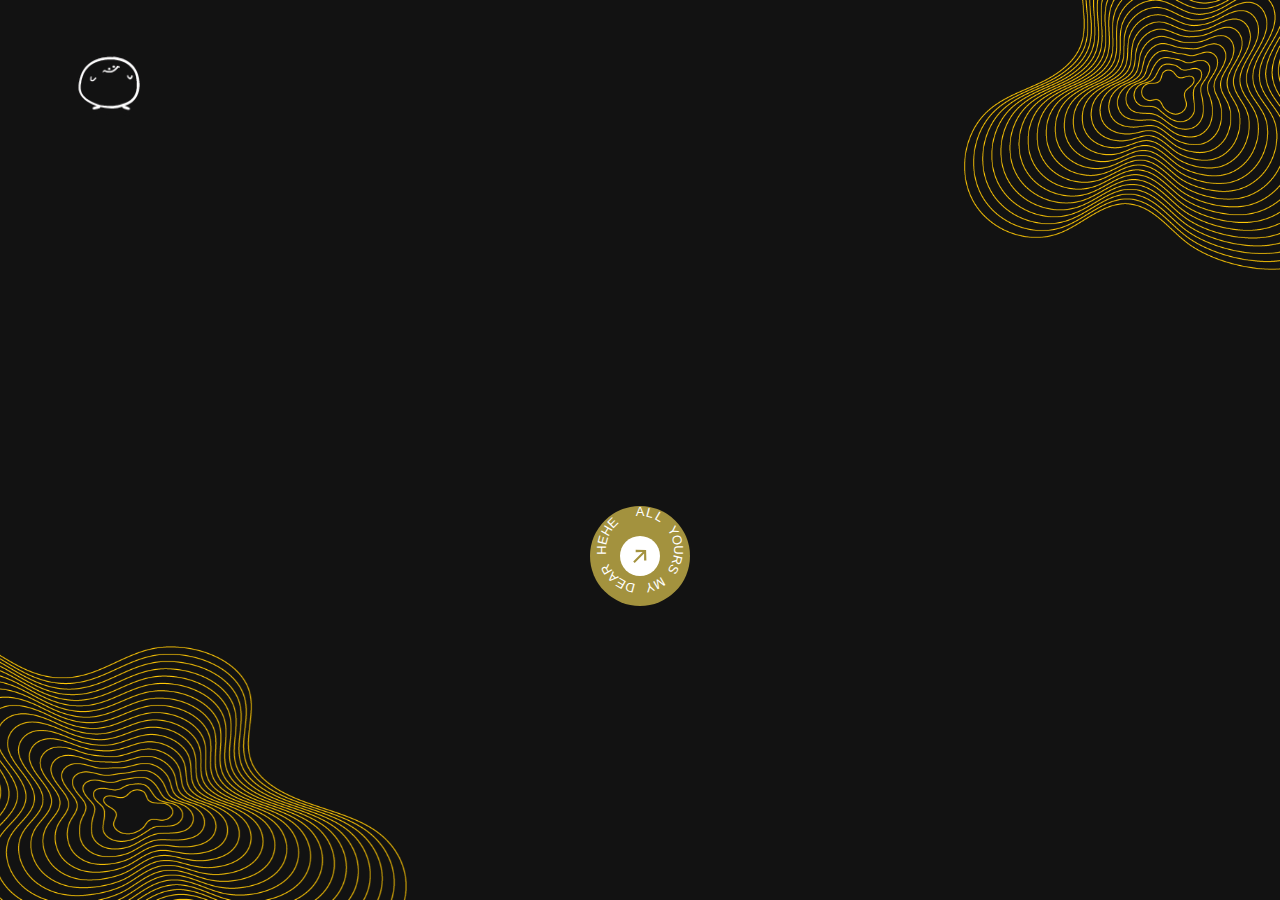
<file: index.html>
<!DOCTYPE html>
<html lang="en">
<head>
    <meta charset="UTF-8">
    <meta name="viewport" content="width=device-width, initial-scale=1.0">
    <title>How crazy can I get?</title>
    <link rel="stylesheet" href="style.css">
    <link rel="stylesheet" href="https://cdnjs.cloudflare.com/ajax/libs/font-awesome/6.0.0-beta3/css/all.min.css">
</head>
<body>
    <!--Why exactly do you need this part open huh? you kinda sus, you sure you're my flowah?-->
    <div class="intro-prompt" id="introPrompt">
        <h1>Hey There Sweetcheeks!</h1>
        <p class="desc1">Here's a little something made specially for you hehe ;)) I hope you like it babe 😭</p>
        <img class="abs1" src="72ppi/abstract1.png" />
        <img class="abs2" src="72ppi/abstract2.png" />
        <img class="me" src="72ppi/me.png" />
        <button class="button" id="startBtn">
            <p class="button__text">
                <span style="--index: 0;">A</span>
                <span style="--index: 1;">L</span>
                <span style="--index: 2;">L</span>
                <span style="--index: 3;"> </span>
                <span style="--index: 4;">Y</span>
                <span style="--index: 5;">O</span>
                <span style="--index: 6;">U</span>
                <span style="--index: 7;">R</span>
                <span style="--index: 8;">S</span>
                <span style="--index: 9;"> </span>
                <span style="--index: 10;">M</span>
                <span style="--index: 11;">Y</span>
                <span style="--index: 12;"> </span>
                <span style="--index: 13;">D</span>
                <span style="--index: 14;">E</span>
                <span style="--index: 15;">A</span>
                <span style="--index: 16;">R</span>
                <span style="--index: 17;"> </span>
                <span style="--index: 18;">H</span>
                <span style="--index: 19;">E</span>
                <span style="--index: 20;">H</span>
                <span style="--index: 21;">E</span>
            </p>

            <div class="button__circle">
                <svg viewBox="0 0 14 15"
                     fill="none"
                     xmlns="http://www.w3.org/2000/svg"
                     class="button__icon"
                     width="14">
                    <path d="M13.376 11.552l-.264-10.44-10.44-.24.024 2.28 6.96-.048L.2 12.56l1.488 1.488 9.432-9.432-.048 6.912 2.304.024z"
                          fill="currentColor"></path>
                </svg>

                <svg viewBox="0 0 14 15"
                     fill="none"
                     width="14"
                     xmlns="http://www.w3.org/2000/svg"
                     class="button__icon button__icon--copy">
                    <path d="M13.376 11.552l-.264-10.44-10.44-.24.024 2.28 6.96-.048L.2 12.56l1.488 1.488 9.432-9.432-.048 6.912 2.304.024z"
                          fill="currentColor"></path>
                </svg>
            </div>
        </button>
    </div>
    <div class="card-container" id="cardContainer">
        <div class="card active" id="card1">
            <div class="container1">
                <h2 class="head1">Here's Your 2024 Wrapped</h2>
                <p>(lemme wrap you in my arms instead)<br /><br />Swipe to see your year in love!</p>
            </div>
        </div>
        <div class="card" id="card2">
            <div class="heart-pattern" id="heartPattern">
                <h2 class="love-count-h">"I love you" texts exchanged</h2>
                <p class="love-count">10,318</p>
                <p class="desc2">and counting...</p>
            </div>
        </div>
        <div class="card" id="card3">
            <div id="stars">
                <h2 class="head2">Times You Killed Me With Your Beauty</h2>
                <img class="phool" src="72ppi/phool.png" />
                <p class="slay-count">99999999999999+</p>
            </div>
        </div>
        <div class="card" id="card4">
            <h2>Minutes Of Love</h2>
            <p class="duration-count">459,360</p>
            <p>Average JEE/NEET rank</p>
        </div>
        <div class="card" id="card5">
            <h2>Times we broke up</h2>
            <p class="break-count">3</p>
            <p>Let's hope it doesn't go up anymore 💀 <br /> Still funny how we always end up together regardless of what happens right? WE ARE SO MEANT TO BE</p>
        </div>
        <div class="card" id="card6">
            <h2>But Most Importantly</h2>
            <p class="desc3">I love you so much my sweetest lil' princess. Your charm is always gonna keep me rizzed and its my wish to be able to grow old with you by my side my love. <br />I'm all yours and here's why: </p>
            <button class="reasonsbtn" id="reason">
                Wanna Swee?
            </button>
        </div>
    </div>
    <div class="navigation">
        <button id="prevBtn" class="nav-btn prev"><i class="fas fa-chevron-left"></i></button>
        <button id="nextBtn" class="nav-btn next"><i class="fas fa-chevron-right"></i></button>
    </div>
    <script src="codeshit.js"></script>
</body>
</html>
</file>
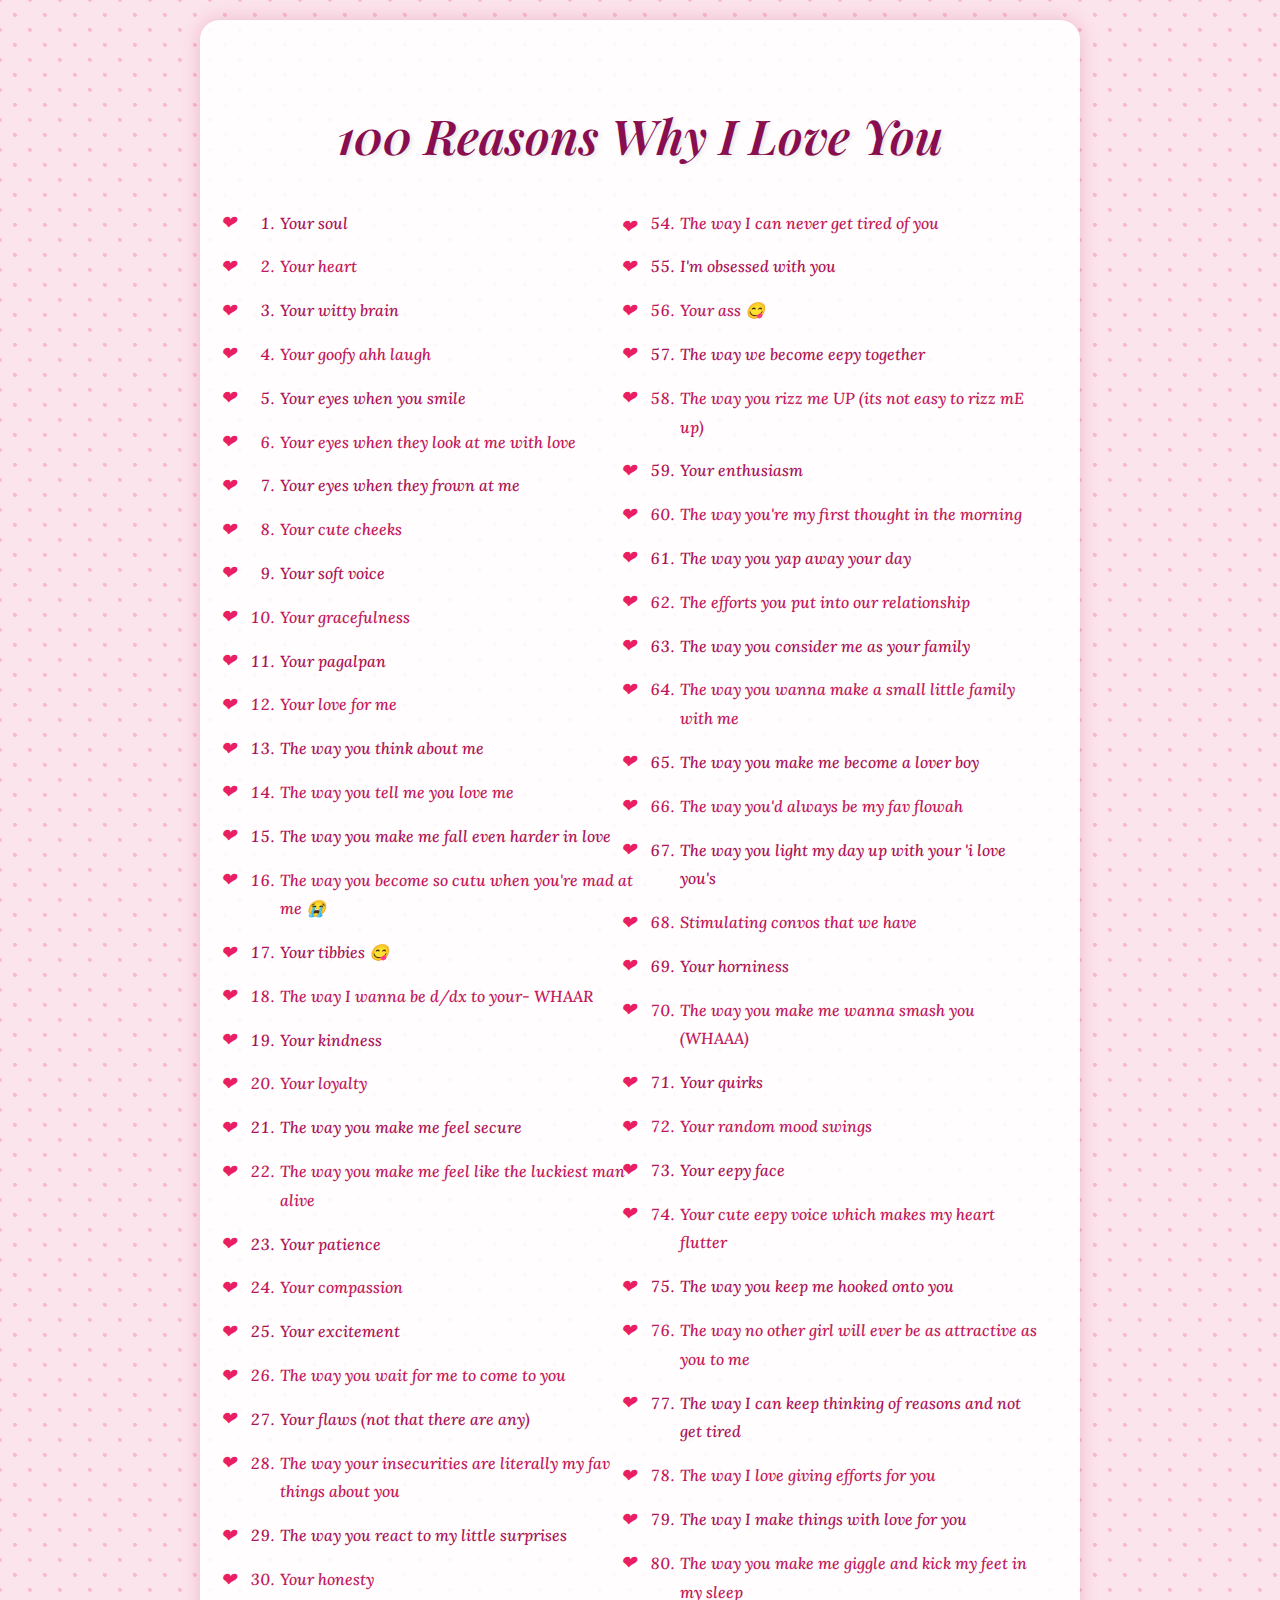
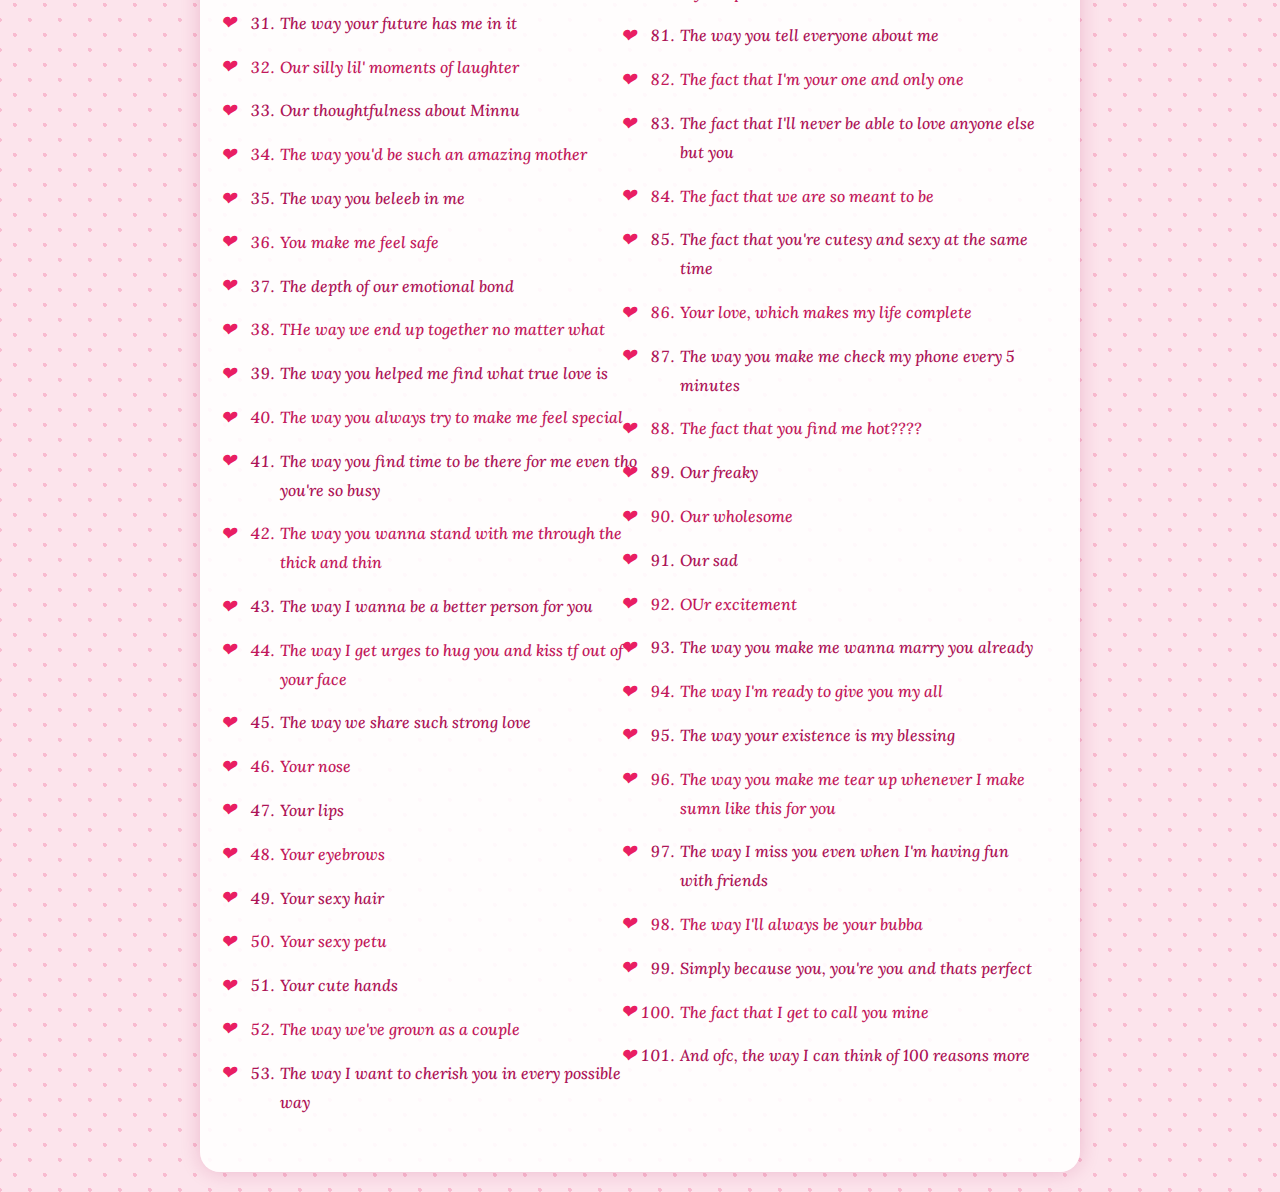
<file: reasons.html>
<!DOCTYPE html>
<html lang="en">
<head>
    <meta charset="UTF-8">
    <meta name="viewport" content="width=device-width, initial-scale=1.0">
    <title>100 Reasons Why I Love You</title>
    <link rel="stylesheet" href="styles.css">
</head>
<body>
    <div class="container">
        <h1>100 Reasons Why I Love You</h1>
        <ol>
            <li>Your soul</li>
            <li>Your heart</li>
            <li>Your witty brain</li>
            <li>Your goofy ahh laugh</li>
            <li>Your eyes when you smile</li>
            <li>Your eyes when they look at me with love</li>
            <li>Your eyes when they frown at me</li>
            <li>Your cute cheeks</li>
            <li>Your soft voice</li>
            <li>Your gracefulness</li>
            <li>Your pagalpan</li>
            <li>Your love for me</li>
            <li>The way you think about me</li>
            <li>The way you tell me you love me</li>
            <li>The way you make me fall even harder in love</li>
            <li>The way you become so cutu when you're mad at me 😭</li>
            <li>Your tibbies 😋</li>
            <li>The way I wanna be d/dx to your- WHAAR</li>
            <li>Your kindness</li>
            <li>Your loyalty</li>
            <li>The way you make me feel secure</li>
            <li>The way you make me feel like the luckiest man alive</li>
            <li>Your patience</li>
            <li>Your compassion</li>
            <li>Your excitement</li>
            <li>The way you wait for me to come to you</li>
            <li>Your flaws (not that there are any)</li>
            <li>The way your insecurities are literally my fav things about you</li>
            <li>The way you react to my little surprises</li>
            <li>Your honesty</li>
            <li>The way your future has me in it</li>
            <li>Our silly lil' moments of laughter</li>
            <li>Our thoughtfulness about Minnu</li>
            <li>The way you'd be such an amazing mother</li>
            <li>The way you beleeb in me</li>
            <li>You make me feel safe</li>
            <li>The depth of our emotional bond</li>
            <li>THe way we end up together no matter what</li>
            <li>The way you helped me find what true love is</li>
            <li>The way you always try to make me feel special</li>
            <li>The way you find time to be there for me even tho you're so busy</li>
            <li>The way you wanna stand with me through the thick and thin</li>
            <li>The way I wanna be a better person for you</li>
            <li>The way I get urges to hug you and kiss tf out of your face</li>
            <li>The way we share such strong love</li>
            <li>Your nose</li>
            <li>Your lips</li>
            <li>Your eyebrows</li>
            <li>Your sexy hair</li>
            <li>Your sexy petu</li>
            <li>Your cute hands</li>
            <li>The way we've grown as a couple</li>
            <li>The way I want to cherish you in every possible way</li>
            <li>The way I can never get tired of you</li>
            <li>I'm obsessed with you</li>
            <li>Your ass 😋</li>
            <li>The way we become eepy together</li>
            <li>The way you rizz me UP (its not easy to rizz mE up)</li>
            <li>Your enthusiasm</li>
            <li>The way you're my first thought in the morning</li>
            <li>The way you yap away your day</li>
            <li>The efforts you put into our relationship</li>
            <li>The way you consider me as your family</li>
            <li>The way you wanna make a small little family with me</li>
            <li>The way you make me become a lover boy</li>
            <li>The way you'd always be my fav flowah</li>
            <li>The way you light my day up with your 'i love you's</li>
            <li>Stimulating convos that we have</li>
            <li>Your horniness</li>
            <li>The way you make me wanna smash you (WHAAA)</li>
            <li>Your quirks</li>
            <li>Your random mood swings</li>
            <li>Your eepy face</li>
            <li>Your cute eepy voice which makes my heart flutter</li>
            <li>The way you keep me hooked onto you</li>
            <li>The way no other girl will ever be as attractive as you to me</li>
            <li>The way I can keep thinking of reasons and not get tired</li>
            <li>The way I love giving efforts for you</li>
            <li>The way I make things with love for you</li>
            <li>The way you make me giggle and kick my feet in my sleep</li>
            <li>The way you tell everyone about me</li>
            <li>The fact that I'm your one and only one</li>
            <li>The fact that I'll never be able to love anyone else but you</li>
            <li>The fact that we are so meant to be</li>
            <li>The fact that you're cutesy and sexy at the same time</li>
            <li>Your love, which makes my life complete</li>
            <li>The way you make me check my phone every 5 minutes</li>
            <li>The fact that you find me hot????</li>
            <li>Our freaky</li>
            <li>Our wholesome</li>
            <li>Our sad</li>
            <li>OUr excitement</li>
            <li>The way you make me wanna marry you already</li>
            <li>The way I'm ready to give you my all</li>
            <li>The way your existence is my blessing</li>
            <li>The way you make me tear up whenever I make sumn like this for you</li>
            <li>The way I miss you even when I'm having fun with friends</li>
            <li>The way I'll always be your bubba</li>
            <li>Simply because you, you're you and thats perfect</li>
            <li>The fact that I get to call you mine</li>
            <li>And ofc, the way I can think of 100 reasons more</li>
        </ol>
    </div>
</body>
</html>
</file>
<file: style.css>
@import url('https://fonts.googleapis.com/css2?family=Lora:ital,wght@0,400..700;1,400..700&display=swap');
@import url('https://fonts.googleapis.com/css2?family=Playfair+Display:ital,wght@0,400..900;1,400..900&display=swap');

:root {
    --heart-size: 30px;
}

body {
    font-family: -apple-system, BlinkMacSystemFont, 'Segoe UI', Roboto, Helvetica, Arial, sans-serif;
    background-color: #121212;
    color: #ffffff;
    margin: 0;
    padding: 0;
    display: flex;
    flex-direction: column;
    align-items: center;
    justify-content: center;
    height: 100vh;
    overflow: hidden;
}

.intro-prompt {
    position: fixed;
    top: 0;
    left: 0;
    width: 100%;
    height: 100%;
    background-color: #121212;
    display: flex;
    flex-direction: column;
    justify-content: center;
    align-items: center;
    z-index: 1000;
    transition: opacity 0.5s ease;
}

    .intro-prompt h1 {
        opacity: 0;
        margin-bottom: 1.5vw;
        animation: fadeInUp 0.5s ease 0.4s forwards;
    }

    .intro-prompt p {
        font-size: 1.25vw;
        font-weight: 400;
        margin-bottom: 30px;
    }

    .intro-prompt .desc1 {
        font-size: 1.25vw;
        font-weight: 400;
        margin-bottom: 30px;
        opacity: 0;
        transition: animation 1s linear;
        animation: fadeInUp 0.5s ease 0.4s forwards;
    }

.abs1{
    height: 40vh;
    /*width: fit-content;*/
    overflow: hidden;
    position: fixed;
    bottom: -10vh;
    left: -10vw;
}

.abs2 {
    height: 40vh;
    /*width: fit-content;*/
    overflow: hidden;
    position: fixed;
    top: -10vh;
    right: -7vw;
}

.me {
    height: 10vh;
    /*width: fit-content;*/
    overflow: hidden;
    position: fixed;
    top: 5vh;
    left: 5vw;
}

.phool {
    height: 50vh;
    /*width: fit-content;*/
    overflow: hidden;
    z-index: 2;
    opacity: 0;
    border-radius: 20px;
    position: relative;
    margin: 20px 10px;
}

.button {
    cursor: pointer;
    border: none;
    background: #a3923e;
    color: #fff;
    width: 100px;
    height: 100px;
    border-radius: 50%;
    overflow: hidden;
    position: relative;
    display: grid;
    place-content: center;
    transition: background 300ms, transform 200ms;
    font-weight: 600;
}

.button__text {
    position: absolute;
    inset: 0;
    top: 0.15vw;
    animation: text-rotation 8s linear infinite;
}

    .button__text span {
        position: absolute;
        transform: rotate(calc(15deg * var(--index)));
        inset: -20px;
        font-size: 13px;
    }


.button__circle {
    position: relative;
    width: 40px;
    height: 40px;
    overflow: hidden;
    background: #fff;
    color: #a3923e;
    border-radius: 50%;
    display: flex;
    align-items: center;
    justify-content: center;
}

.button__icon--copy {
    position: absolute;
    transform: translate(-150%, 150%);
}

.button:hover {
    background: #000;
    transform: scale(1.05);
}

    .button:hover .button__icon {
        color: #000;
    }

        .button:hover .button__icon:first-child {
            transition: transform 0.3s ease-in-out;
            transform: translate(150%, -150%);
        }

    .button:hover .button__icon--copy {
        transition: transform 0.3s ease-in-out 0.1s;
        transform: translate(0);
    }

@keyframes text-rotation {
    to {
        rotate: 360deg;
    }
}


.card-container {
    position: relative;
    width: 90vw;
    height: 90vh;
    perspective: 1000px;
    display: none;
}

.card {
    position: absolute;
    width: 100%;
    height: 100%;
    backface-visibility: hidden;
    border-radius: 20px;
    padding: 20px;
    box-sizing: border-box;
    display: flex;
    flex-direction: column;
    justify-content: center;
    align-items: center;
    text-align: center;
    transition: opacity 1s ease;
    opacity: 0;
}

    .card.active {
        opacity: 1;
        pointer-events: auto;
    }

    .card h2 {
        font-size: 60px;
        margin-bottom: 5vh;
        opacity: 0;
        animation-delay: 1s;
        transform: translateY(20px);
        transition: opacity 0.5s ease, transform 0.5s ease;
    }

    .card .head1 {
        font-family: "Playfair Display", serif;
        font-optical-sizing: auto;
        font-weight: 600;
        font-style: italic;
        font-size: 5vw;
        margin-bottom: 5vh;
        opacity: 0;
        animation-delay: 1s;
        transform: translateY(20px);
        transition: opacity 0.5s ease, transform 0.5s ease;
    }

    .card p {
        font-size: 24px;
        opacity: 0;
        animation-delay: 1s;
        transform: translateY(20px);
        transition: opacity 0.5s ease, transform 0.5s ease;
    }

    .card .love-count {
        font-size: 150px;
        margin: 20px 0;
        animation-delay: 1s;
        opacity: 0;
        transform: translateY(20px);
        transition: opacity 0.5s ease, transform 0.5s ease;
    }

    .card .break-count {
        font-size: 150px;
        font-family: "Lora", serif;
        font-optical-sizing: auto;
        font-weight: 500;
        margin: 20px 0;
        animation-delay: 1s;
        opacity: 0;
        transform: translateY(20px);
        transition: opacity 0.5s ease, transform 0.5s ease;
    }

    .card .duration-count {
        font-size: 80px;
        font-family: "Lora", serif;
        font-optical-sizing: auto;
        font-weight: 500;
        margin: 20px 0;
        animation-delay: 1s;
        opacity: 0;
        transform: translateY(20px);
        transition: opacity 0.5s ease, transform 0.5s ease;
    }

    .card .slay-count {
        font-size: 70px;
        font-family: "Lora", serif;
        font-optical-sizing: auto;
        font-weight: 500;
        margin: 20px 0;
        animation-delay: 1s;
        opacity: 0;
        transform: translateY(20px);
        transition: opacity 0.5s ease, transform 0.5s ease;
    }

    .card .desc2, .card .desc3 {
        margin: 20px 0;
        animation-delay: 1s;
        opacity: 0;
        transform: translateY(20px);
        transition: opacity 1.5s ease, transform 0.5s ease;
    }



    .card.active h2 {
        animation: fadeInUp 0.5s ease forwards;
    }

    .card.active p {
        animation: fadeInUp 0.5s ease 0.2s forwards;
    }

    .card.active .love-count {
        animation: fadeInUp 0.5s ease 0.4s forwards;
    }

@keyframes fadeInUp {
    from {
        opacity: 0;
        transform: translateY(20px);
    }

    to {
        opacity: 1;
        transform: translateY(0);
    }
}

.love-count {
    font-family: "Lora", serif;
    font-optical-sizing: auto;
    font-weight: 500;
    margin: 20px 0;
}


.love-count-h {
    font-size: 72px;
    font-family: "Lora", serif;
    font-optical-sizing: auto;
    font-weight: 500;
    font-style: italic;
    margin: 20px 10px;
}

.genre-bubbles {
    display: flex;
    flex-wrap: wrap;
    justify-content: center;
    margin-top: 20px;
}

.stars {
    width: 100%;
    height: 110%;
    display: flex;
    border-radius: 20px;
    justify-content: center;
    flex-direction: column;
    align-items: center;
}

.star {
    position: absolute;
    z-index: 0;
    background-color: #ffffff;
    border-radius: 50%;
    animation: twinkle 2s infinite alternate;
}

@keyframes twinkle {
    0% {
        opacity: 0.3;
    }

    100% {
        opacity: 1;
    }
}

@keyframes colour-one{
    0% {
        outline: #ad5344 solid 5px;
    }
    25% {
        outline: #ada544 solid 5px;
    }
    75% {
        outline: #54ad44 solid 5px;
    }
    100% {
        outline: #ad5344 solid 5px;
    }
}

.container1 {
    width: 100%;
    height: 110%;
    display: flex;
    border-radius: 20px;
    justify-content: center;
    flex-direction: column;
    align-items: center;
    background: #121212; 
    background: linear-gradient( 135deg, #121212 25%, #1a1a1a 25%, #1a1a1a 50%, #121212 50%, #121212 75%, #1a1a1a 75%, #1a1a1a );
    background-size: 40px 40px;
    animation: move 4s linear infinite;
}

@keyframes move {
    0% {
        background-position: 0 0;
    }

    100% {
        background-position: 40px 40px;
    }
}

.navigation {
    position: fixed;
    bottom: 2vh;
    left: 0;
    right: 0;
    display: flex;
    justify-content: space-between;
    padding: 0 20px;
}

.nav-btn {
    background-color: rgb(177, 177, 177, 0.05);
    color: rgb(170 170 170);
    border: none;
    width: 30px;
    height: 30px;
    border-radius: 50%;
    font-size: 15px;
    outline: rgb(170 170 170) solid 2px;
    cursor: pointer;
    transition: background-color 0.3s ease;
    display: flex;
    justify-content: center;
    align-items: center;
}

    .nav-btn:hover {
        background-color: rgb(114, 114, 114, 0.50);
    }

    .nav-btn .prev{
        opacity: 1;
    }
    .nav-btn .next {
        opacity: 1;
    }

#card1 {
    outline: #ad5344 solid 5px;
    animation: colour-one 2.5s infinite linear;
}

#card2 {
    outline: #ffffff solid 5px;
}

#card3 {
    outline: #ffffff solid 5px;
    background: linear-gradient(to bottom, #000000, #704219);
}

#card4 {
    outline: #ffffff solid 5px;
    background: linear-gradient(to top, #000000, #844399);
}

#card5 {
    outline: #700f0f solid 5px;
}

#card6 {
    outline: #345c9d solid 5px;
}

h1 {
    font-family: "Playfair Display", serif;
    font-optical-sizing: auto;
    font-weight: 700;
    font-style: italic;
    font-size: 5vw;
}


.heart {
    position: absolute;
    background-color: rgb(200, 56, 85);
    display: inline-block;
    width: var(--heart-size);
    height: var(--heart-size);
    z-index: -1;
    transform: rotate(-45deg);
    animation: float 6s ease-in-out infinite;
}

    .heart::before,
    .heart::after {
        content: "";
        background-color: rgb(200, 56, 85);
        border-radius: 50%;
        width: var(--heart-size);
        height: var(--heart-size);
        position: absolute;
    }

    .heart::before {
        top: calc(var(--heart-size) / -2);
        left: 0;
    }

    .heart::after {
        left: calc(var(--heart-size) / 2);
        top: 0;
    }

@keyframes float {
    0%, 100% {
        transform: rotate(-45deg) translate(0, 0);
    }

    50% {
        transform: rotate(-45deg) translate(0, -20px);
    }
}

.heart-pattern {
    position: fixed;
    top: 0;
    left: 0;
    width: 100%;
    height: 100%;
    border-radius: 20px;
    display: flex;
    background: linear-gradient(181deg, #ffb8a3, #ff598d);
    flex-direction: column;
    justify-content: center;
    overflow: hidden;
}

.reasonsbtn {
    font-size: 18px;
    color: #e1e1e1;
    font-family: inherit;
    font-weight: 800;
    cursor: pointer;
    position: relative;
    margin-top: 30px;
    border: none;
    background: none;
    text-transform: uppercase;
    transition-timing-function: cubic-bezier(0.25, 0.8, 0.25, 1);
    transition-duration: 400ms;
    transition-property: color;
}

    .reasonsbtn:focus,
    .reasonsbtn:hover {
        color: #fff;
    }

        .reasonsbtn:focus:after,
        .reasonsbtn:hover:after {
            width: 100%;
            left: 0%;
        }

    .reasonsbtn:after {
        content: "";
        pointer-events: none;
        bottom: -2px;
        left: 50%;
        position: absolute;
        width: 0%;
        height: 2px;
        background-color: #fff;
        transition-timing-function: cubic-bezier(0.25, 0.8, 0.25, 1);
        transition-duration: 400ms;
        transition-property: width, left;
    }


* {
    -webkit-tap-highlight-color: transparent;
}

/*------------------------------------------------------------------------------------*/
/*------------------------------------------------------------------------------------*/
/* FOR MOBILE DEVICES CUZ IM PRETTY SURE SHES GONNA OPEN THIS ON HER PHONE FIRST LMFAO*/
/*------------------------------------------------------------------------------------*/
/*------------------------------------------------------------------------------------*/

@media (max-width: 768px) {

    .card h2 {
        font-size: 40px;
    }
    .card .head1 {
        font-size: 40px;
    }
    .card .head2 {
        font-size: 25px;
    }

    .card p {
        font-size: 18px;
    }

    .card .love-count {
        font-size: 72px;
        margin: 20px 0;
        animation-delay: 1s;
        opacity: 0;
        transform: translateY(20px);
        transition: opacity 0.5s ease, transform 0.5s ease;
    }

    .card .break-count {
        font-size: 72px;
        font-family: "Lora", serif;
        font-optical-sizing: auto;
        font-weight: 500;
        margin: 20px 0;
        animation-delay: 1s;
        opacity: 0;
        transform: translateY(20px);
        transition: opacity 0.5s ease, transform 0.5s ease;
    }

    .card .slay-count {
        font-size: 30px;
        font-family: "Lora", serif;
        font-optical-sizing: auto;
        font-weight: 500;
        margin: 20px 0;
        animation-delay: 1s;
        opacity: 0;
        transform: translateY(20px);
        transition: opacity 0.5s ease, transform 0.5s ease;
    }

    .intro-prompt h1 {
        margin-bottom: 1.5vw;
        font-size: 7vh;
        text-align: center;
        max-width: 90vw;
        font-optical-sizing: auto;
    }

    .intro-prompt p {
        font-size: 2vh;
        text-align: center;
        max-width: 80vw;
        font-weight: 400;
        margin-bottom: 40px;
    }

    .intro-prompt .desc1 {
        font-size: 1.5vh;
        font-weight: 400;
        margin-bottom: 30px;
        opacity: 0;
        animation-delay: 1s;
        animation: fadeInUp 0.5s ease 0.4s forwards;
    }

    .abs1 {
        height: 40vh;
        /*width: fit-content;*/
        overflow: hidden;
        position: fixed;
        bottom: -15vh;
        left: -40vw;
    }

    .abs2 {
        height: 40vh;
        /*width: fit-content;*/
        overflow: hidden;
        position: fixed;
        top: -15vh;
        right: -30vw;
    }

    .button__text {
        position: absolute;
        inset: 0;
        top: 3vh;
        animation: text-rotation 8s linear infinite;
    }

        .button__text span {
            position: absolute;
            transform: rotate(calc(15deg* var(--index)));
            inset: -32px;
            font-size: 13px;
        }
}
</file>
<file: styles.css>
﻿@import url('https://fonts.googleapis.com/css2?family=Lora:ital,wght@0,400..700;1,400..700&display=swap');
@import url('https://fonts.googleapis.com/css2?family=Playfair+Display:ital,wght@0,400..900;1,400..900&display=swap');


body {
    font-family: "Lora", serif;
    font-optical-sizing: auto;
    font-style: italic;
    font-weight: 500;
    background-color: #fce4ec;
    color: #ad1457;
    line-height: 1.8;
    padding: 20px;
    margin: 0;
    background-image: radial-gradient(circle, #f8bbd0 10%, transparent 10%), radial-gradient(circle, #f8bbd0 10%, transparent 10%);
    background-size: 30px 30px;
    background-position: 0 0, 15px 15px;
}

.container {
    max-width: 800px;
    margin: 0 auto;
    background-color: rgba(255, 255, 255, 0.9);
    border-radius: 20px;
    box-shadow: 0 0 20px rgba(173, 20, 87, 0.2);
    padding: 40px;
}

h1 {
    font-family: "Playfair Display", serif;
    font-optical-sizing: auto;
    font-weight: 600;
    font-style: italic;
    text-align: center;
    color: #880e4f;
    font-size: 3em;
    margin-bottom: 30px;
    text-shadow: 2px 2px 4px rgba(0, 0, 0, 0.1);
}

ol {
    padding-left: 40px;
    column-count: 2;
    column-gap: 40px;
}

li {
    margin-bottom: 15px;
    position: relative;
    break-inside: avoid-column;
}

    li::before {
        content: '❤';
        position: absolute;
        left: -60px;
        top: -3.5px;
        color: #e91e63;
        font-size: 1.2em;
        animation: pulse 1.5s infinite;
    }

@keyframes pulse {
    0% {
        transform: scale(1);
    }

    50% {
        transform: scale(1.2);
    }

    100% {
        transform: scale(1);
    }
}

li:nth-child(even) {
    color: #c2185b;
}

@media (max-width: 600px) {
    body {
        padding: 10px;
    }

    .container {
        padding: 20px;
    }

    h1 {
        font-size: 2.5em;
    }

    ol {
        column-count: 1;
    }
}
</file>
